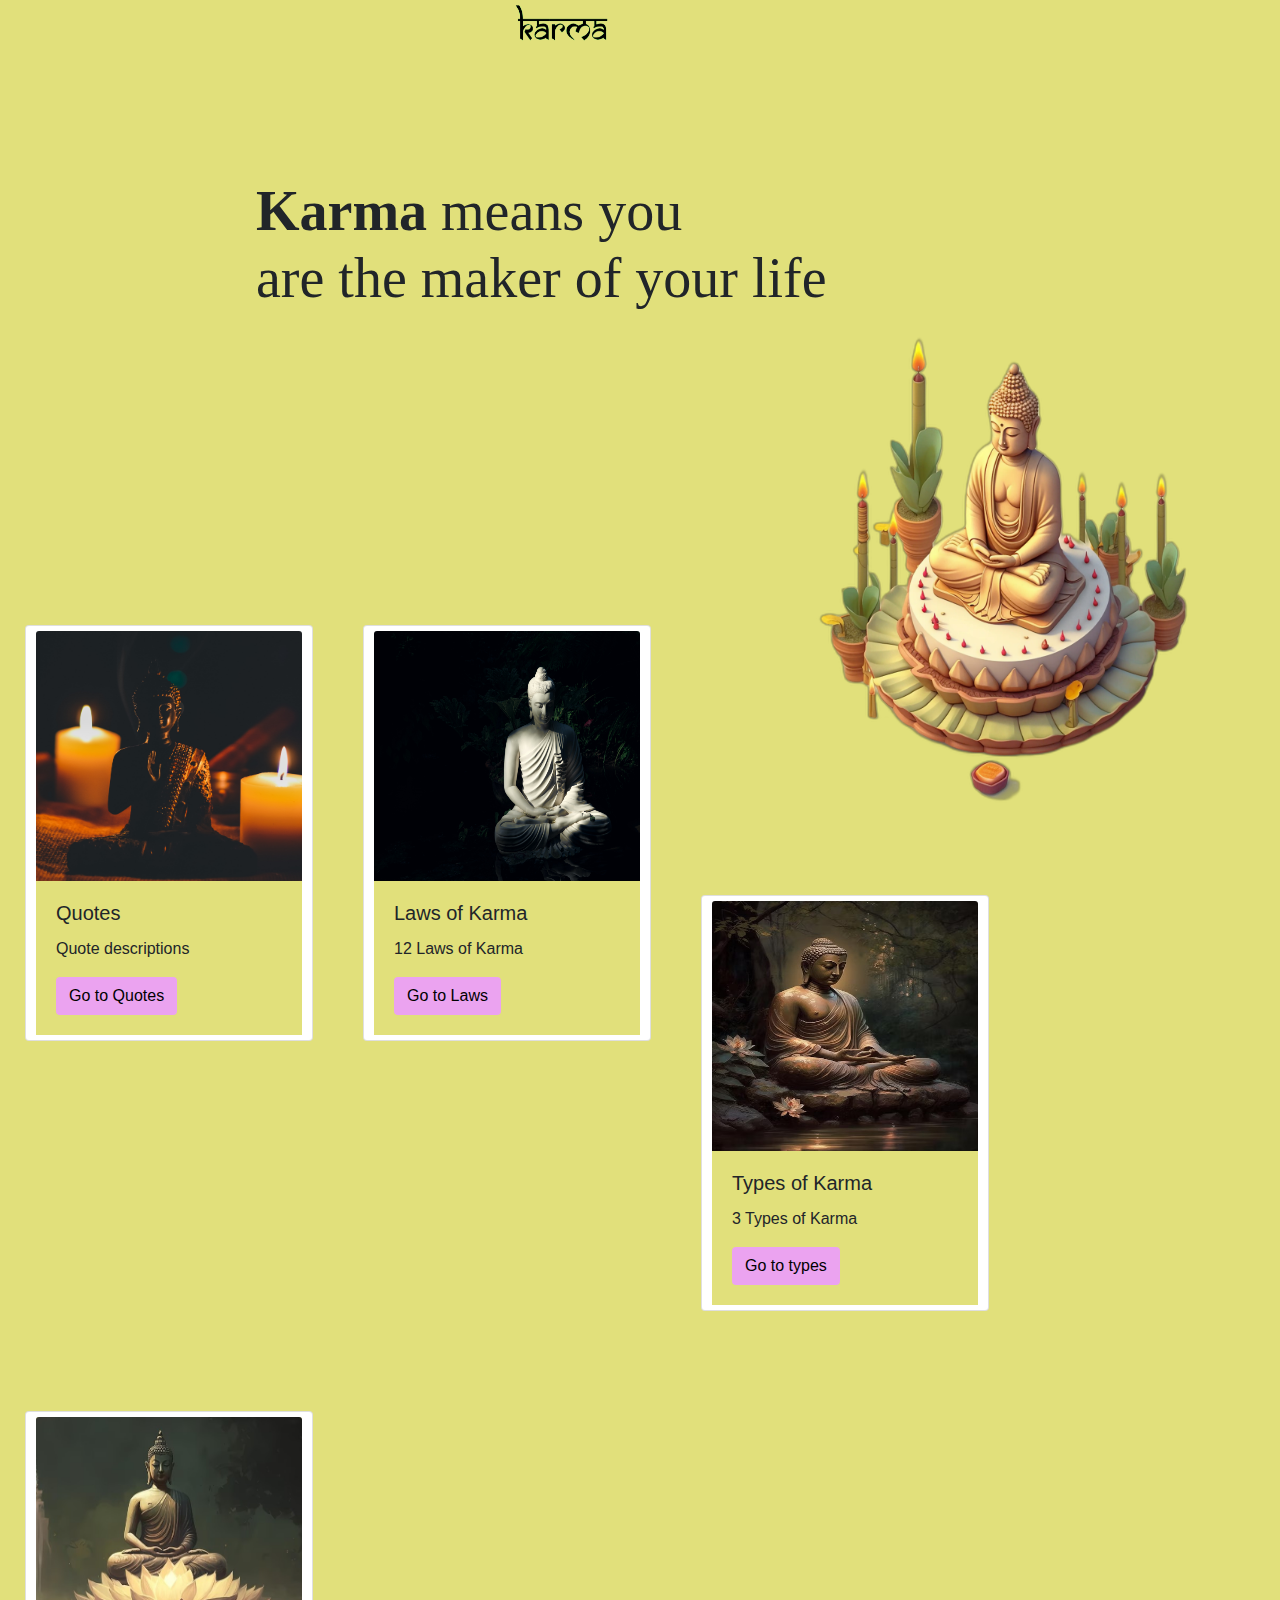
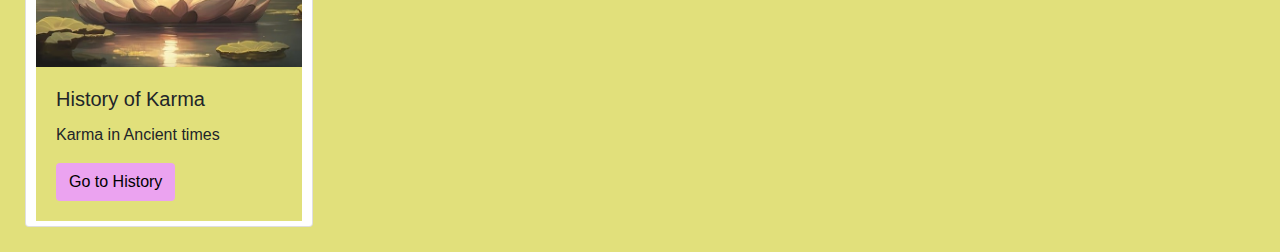
<file: index.html>
<!DOCTYPE html>
<html lang="en">
  <head>
    <meta charset="UTF-8" />
    <meta http-equiv="X-UA-Compatible" content="IE=edge" />
    <meta name="viewport" content="width=device-width, initial-scale=1.0" />
    <title>KARMAS</title>
    <link
      rel="stylesheet"
      href="https://cdn.jsdelivr.net/npm/bootstrap@4.0.0/dist/css/bootstrap.min.css"
      integrity="sha384-Gn5384xqQ1aoWXA+058RXPxPg6fy4IWvTNh0E263XmFcJlSAwiGgFAW/dAiS6JXm"
      crossorigin="anonymous"
    />
    <link rel="stylesheet" href="styles.css" />
    <link rel="preconnect" href="https://fonts.googleapis.com" />
    <link rel="preconnect" href="https://fonts.gstatic.com" crossorigin />
    <link
      href="https://fonts.googleapis.com/css2?family=Playfair+Display:wght@500&display=swap"
      rel="stylesheet"
    />
  </head>
  <body>
    <!--NavBar-->
    <section style="height: 50px; width: 100%">
      <img
        src="assets/logokarma1.png"
        alt="logo"
        style="height: 50px; width: 100px; margin-left: 40%"
      />
    </section>

    <div class="div" style="height: 500px">
      <h1
        style="
          float: left;
          margin-left: 20%;
          margin-top: 10%;
          font-size: 3.5rem;
        "
        class="line"
      >
        <span><strong>Karma</strong></span> means you <br />are the maker of
        your life
      </h1>
      <img
        src="assets/bigbuddha.png"
        alt="pic"
        style="height: 500px; width: 500px; float: right; padding-right: 30px"
      />
    </div>
    <!--Body-->

    <ul>
      <li>
        <div class="card" style="width: 18rem">
          <img class="card-img-top" src="assets/buddha1.jpg" alt="Quotes" />
          <div class="card-body">
            <h5 class="card-title">Quotes</h5>
            <p class="card-text">Quote descriptions</p>
            <a
              href="/quotes"
              class="btn"
              style="background-color: var(--second); color: black"
              >Go to Quotes</a
            >
          </div>
        </div>
      </li>
      <li>
        <div class="card" style="width: 18rem">
          <img class="card-img-top" src="assets/buddha2.jpg" alt="Quotes" />
          <div class="card-body">
            <h5 class="card-title">Laws of Karma</h5>
            <p class="card-text">12 Laws of Karma</p>
            <a
              href="/laws"
              class="btn"
              style="background-color: var(--second); color: black"
              >Go to Laws</a
            >
          </div>
        </div>
      </li>
      <li>
        <div class="card" style="width: 18rem">
          <img class="card-img-top" src="assets/buddha3.jpeg" alt="Quotes" />
          <div class="card-body">
            <h5 class="card-title">Types of Karma</h5>
            <p class="card-text">3 Types of Karma</p>
            <a
              href="#"
              class="btn"
              style="background-color: var(--second); color: black"
              >Go to types</a
            >
          </div>
        </div>
      </li>
      <li>
        <div class="card" style="width: 18rem">
          <img class="card-img-top" src="assets/buddha4.jpeg" alt="Quotes" />
          <div class="card-body">
            <h5 class="card-title">History of Karma</h5>
            <p class="card-text">Karma in Ancient times</p>
            <a
              href="#"
              class="btn"
              style="background-color: var(--second); color: black"
              >Go to History</a
            >
          </div>
        </div>
      </li>
    </ul>

    <script
      src="https://code.jquery.com/jquery-3.2.1.slim.min.js"
      integrity="sha384-KJ3o2DKtIkvYIK3UENzmM7KCkRr/rE9/Qpg6aAZGJwFDMVNA/GpGFF93hXpG5KkN"
      crossorigin="anonymous"
    ></script>
    <script
      src="https://cdn.jsdelivr.net/npm/popper.js@1.12.9/dist/umd/popper.min.js"
      integrity="sha384-ApNbgh9B+Y1QKtv3Rn7W3mgPxhU9K/ScQsAP7hUibX39j7fakFPskvXusvfa0b4Q"
      crossorigin="anonymous"
    ></script>
    <script
      src="https://cdn.jsdelivr.net/npm/bootstrap@4.0.0/dist/js/bootstrap.min.js"
      integrity="sha384-JZR6Spejh4U02d8jOt6vLEHfe/JQGiRRSQQxSfFWpi1MquVdAyjUar5+76PVCmYl"
      crossorigin="anonymous"
    ></script>
  </body>
</html>
</file>
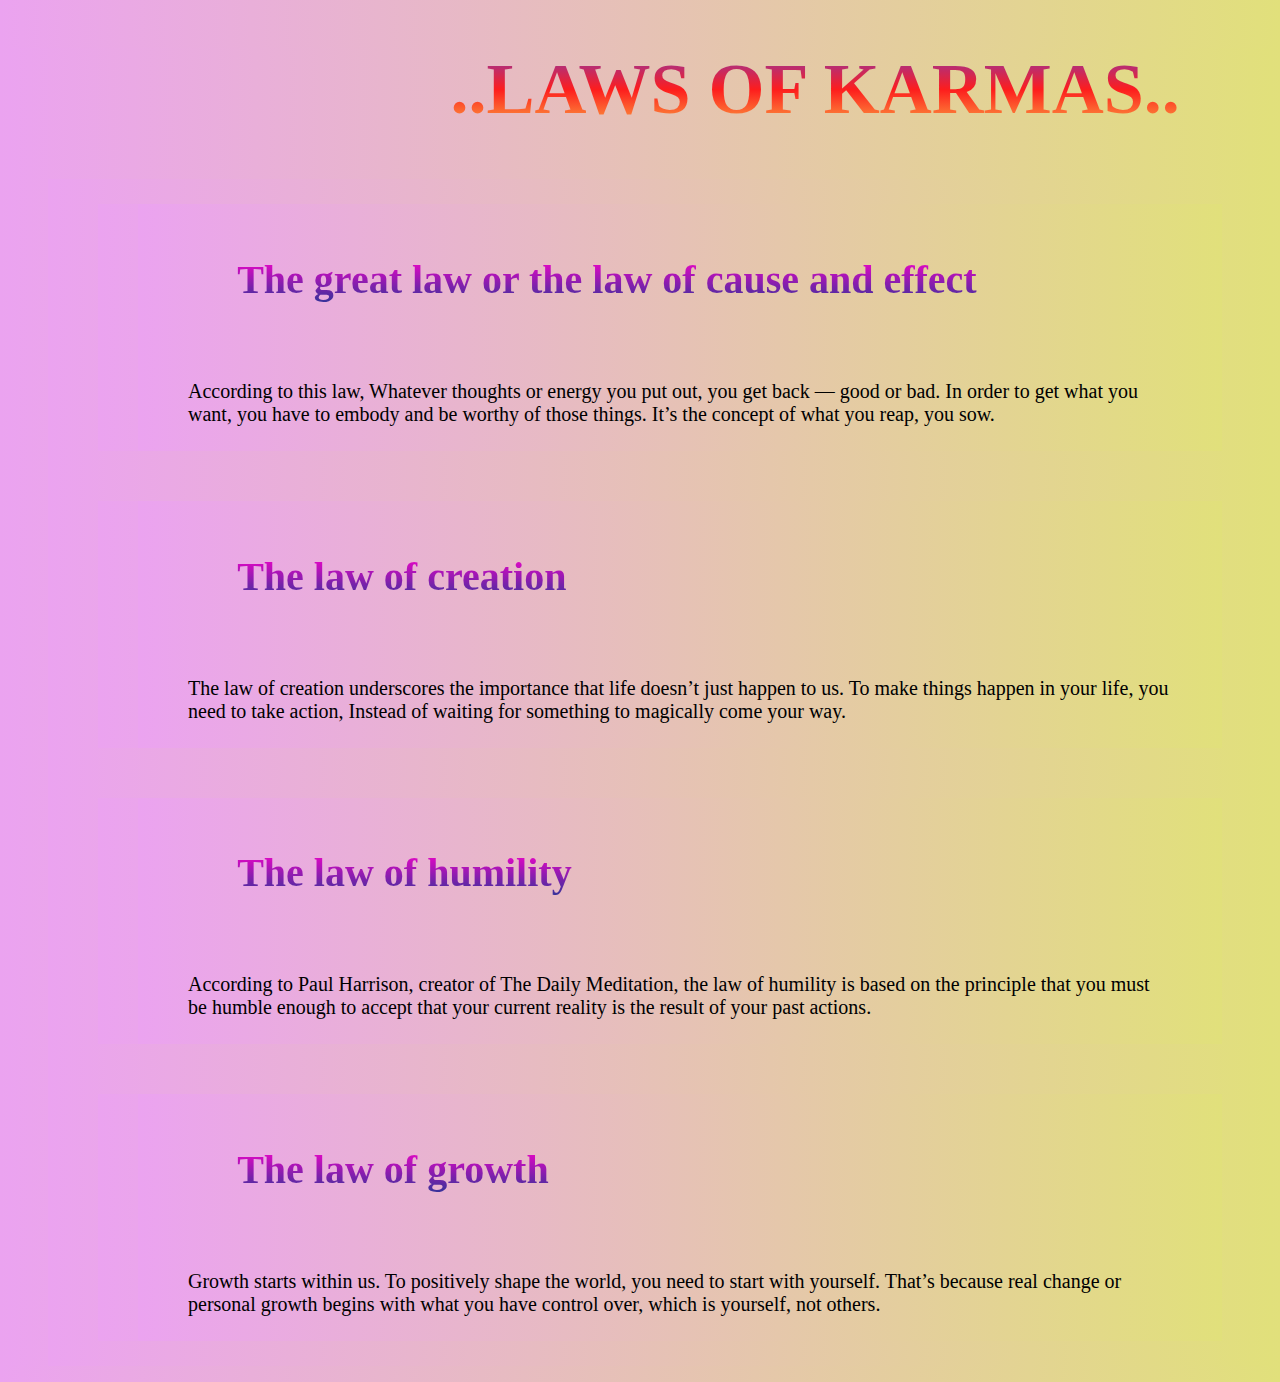
<file: pages/laws.html>
<!DOCTYPE html>
<html lang="en">
  <head>
    <meta charset="UTF-8" />
    <meta http-equiv="X-UA-Compatible" content="IE=edge" />
    <meta name="viewport" content="width=device-width, initial-scale=1.0" />
    <title> Laws of Karma </title>
    <style>
      * {
        background-image: linear-gradient(to left, #e1e07b, #eba3f0);
      }

      h1 {
        margin-left: 35%;
        background: -webkit-linear-gradient(#833ab4, #fd1d1d, #fcb045);
        -webkit-background-clip: text;
        -webkit-text-fill-color: transparent;
        font-size: 72px;
      }
      ul {
        list-style-type: none;
      }
      li {
        padding: 25px 50px;
        font-size: 20px;
      }

      .law {
        background: -webkit-linear-gradient(#ff00cc, #333399);
        -webkit-background-clip: text;
        -webkit-text-fill-color: transparent;
        font-size: 40px;
        margin-left: 5%;
      }
    </style>
  </head>
  <body>
    <h1>..LAWS OF KARMAS..</h1>

    <ul>
      <li>
        <ul>
          <li>
            <h1 class="law">The great law or the law of cause and effect</h1>
          </li>
          <li>
            According to this law, Whatever thoughts or energy you put out, you
            get back — good or bad. In order to get what you want, you have to
            embody and be worthy of those things. It’s the concept of what you
            reap, you sow.
          </li>
        </ul>
      </li>
      <li>
        <ul>
          <li><h1 class="law">The law of creation</h1></li>
          <li>
            The law of creation underscores the importance that life doesn’t
            just happen to us. To make things happen in your life, you need to
            take action, Instead of waiting for something to magically come your
            way.
          </li>
        </ul>
      </li>
      <li>
        <ul>
          <li><h1 class="law">The law of humility</h1></li>
          <li>
            According to Paul Harrison, creator of The Daily Meditation, the law
            of humility is based on the principle that you must be humble enough
            to accept that your current reality is the result of your past
            actions.
          </li>
        </ul>
      </li>
      <li>
        <ul>
          <li><h1 class="law">The law of growth</h1></li>
          <li>
            Growth starts within us. To positively shape the world, you need to
            start with yourself. That’s because real change or personal growth
            begins with what you have control over, which is yourself, not
            others.
          </li>
        </ul>
      </li>
    </ul>
  </body>
</html>
</file>
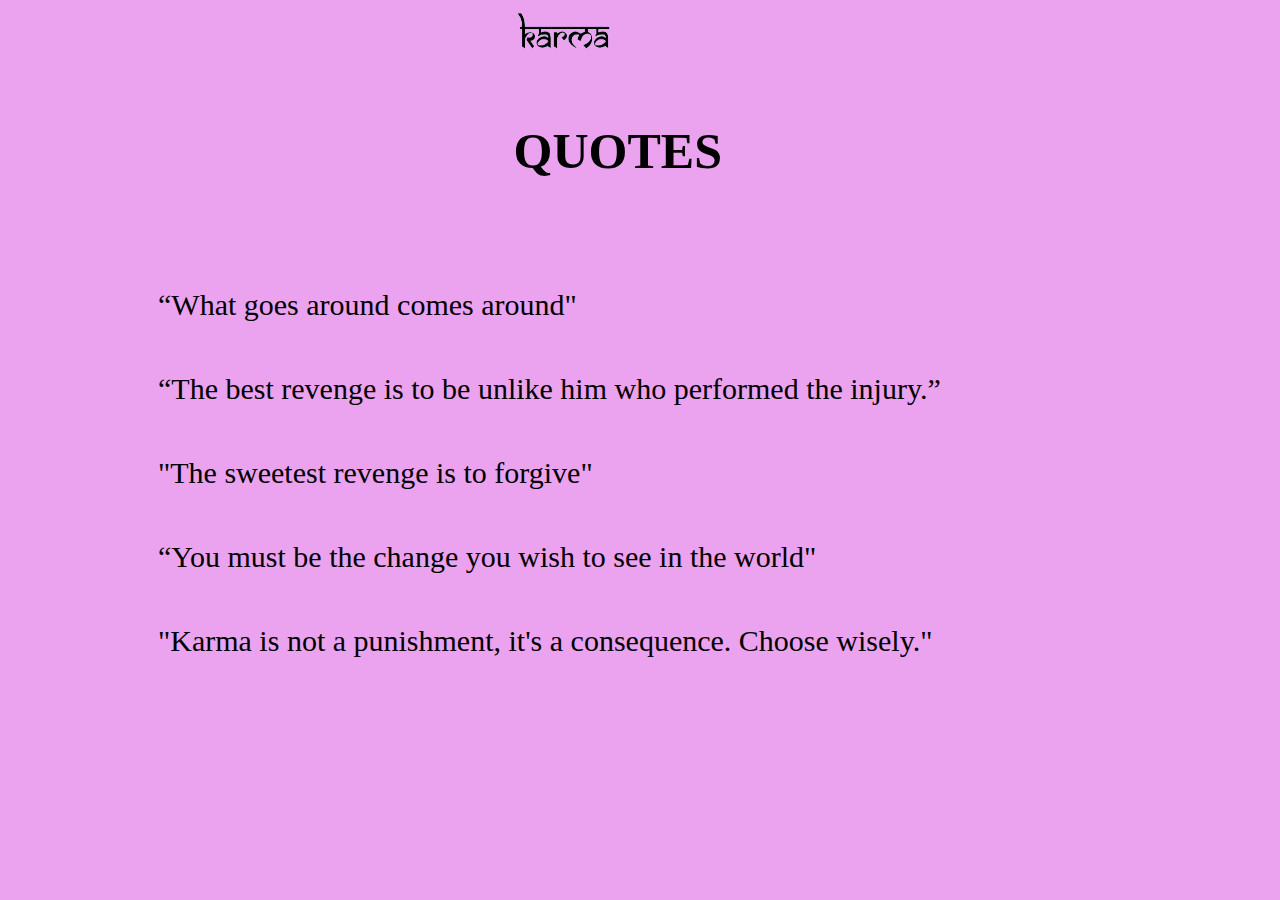
<file: pages/quotes.html>
<!DOCTYPE html>
<html lang="en">
  <head>
    <meta charset="UTF-8" />
    <meta http-equiv="X-UA-Compatible" content="IE=edge" />
    <meta name="viewport" content="width=device-width, initial-scale=1.0" />
    <title>QUOTES</title>
    <style>
      * {
        background-color: #eba3f0;
      }
      ul {
        list-style-type: none;
        padding: 50px 100px 50px;
      }
      li {
        padding: 25px 50px;
        font-size: 30px;
      }
      h1 {
        margin-left: 40%;
        font-size: 50px;
      }
    </style>
  </head>
  <body>
    <section style="height: 50px; width: 100%; padding-bottom: 30px">
      <img
        src="/assets/logokarma1.png"
        alt="logo"
        style="height: 50px; width: 100px; margin-left: 40%"
      />
    </section>

    <h1>QUOTES</h1>

    <ul>
      <li>“What goes around comes around"</li>
      <li>“The best revenge is to be unlike him who performed the injury.”</li>
      <li>"The sweetest revenge is to forgive"</li>
      <li>“You must be the change you wish to see in the world"</li>
      <li>"Karma is not a punishment, it's a consequence. Choose wisely."</li>
    </ul>
  </body>
</html>
</file>
<file: styles.css>
:root {
  --primary: #e1e07b;
  --second: #eba3f0;
}

* {
  background-color: var(--primary);
}

nav {
  margin: 0;
  padding: 10px 0 10px 0;
}

ul {
  padding: 0;
  margin: 0;
  list-style-type: none;
}

li {
  float: left;
}

img {
  height: 250px;
  width: 150px;
}

.card {
  padding: 5px 10px 5px 10px;
  margin: 75px 25px 25px 25px;
}

.line {
  font-family: "Times New Roman", Times, serif;
}

::-webkit-scrollbar {
  width: 5px;
  height: 5px;
}

::-webkit-scrollbar-thumb {
  background: #e827f6;
  border-radius: 50px;
}

::-webkit-scrollbar-track {
  background: linear-gradient(to bottom, #e1e07b, #eba3f0);
}
</file>
